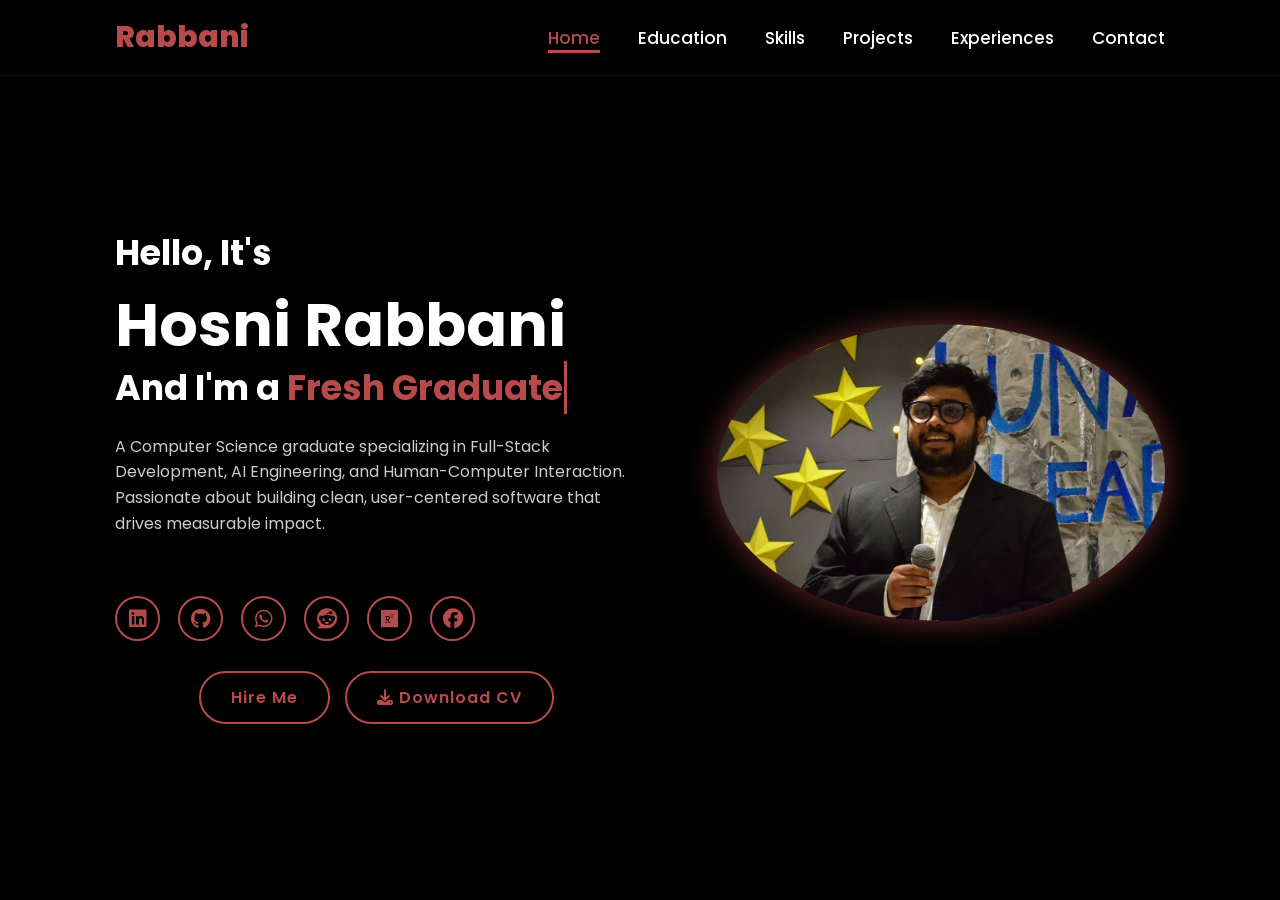
<file: index.html>
<!DOCTYPE html>
<html lang="en">
<head>
    <meta charset="UTF-8">
    <meta name="viewport" content="width=device-width, initial-scale=1.0">
    <link rel="stylesheet" href="https://cdnjs.cloudflare.com/ajax/libs/font-awesome/6.5.2/css/all.min.css">
    <title>Home | Hosni Rabbani</title>
    <link rel="stylesheet" href="style.css">
</head>
<body>
    <header>
        <a href="index.html" class="logo">Rabbani</a>
        <div class="fas fa-bars" id="menu-icon"></div>
        <nav>
            <a href="index.html" class="active">Home</a>
            <a href="education.html">Education</a>
            <a href="skills.html">Skills</a>
            <a href="projects.html">Projects</a>
            <a href="experiences.html">Experiences</a>
            <a href="contact.html">Contact</a>
        </nav>
    </header>

    <section class="home">
        <div class="home-content">
            <h3>Hello, It's</h3>
            <h1>Hosni <span>Rabbani</span></h1>
            <h3 class="typing-text">And I'm a <span></span></h3>
            <p>A Computer Science graduate specializing in Full-Stack Development, AI Engineering, and Human-Computer Interaction. Passionate about building clean, user-centered software that drives measurable impact.</p>
            <div class="social-icons">
                <a href="https://www.linkedin.com/in/hosni-rabbani-4487a5440/" target="_blank"><i class="fa-brands fa-linkedin"></i></a>
                <a href="https://github.com/Rabbanihosni10" target="_blank"><i class="fa-brands fa-github"></i></a>
                <a href="https://wa.me/8801732268241" target="_blank"><i class="fa-brands fa-whatsapp"></i></a>
                <a href="https://www.reddit.com/user/code_breaker_2002/" target="_blank"><i class="fa-brands fa-reddit"></i></a>
                <a href="https://www.researchgate.net/profile/Hosni-Rabbani" target="_blank"><i class="fa-brands fa-researchgate"></i></a>
                <a href="https://www.facebook.com/robboni20021002" target="_blank"><i class="fa-brands fa-facebook"></i></a>
            </div>
            <div style="display: flex; justify-content: center; gap: 1.5rem; flex-wrap: wrap;">
                <a href="contact.html" class="btn">Hire Me</a>
                <a href="./CV_of_Hosni Rabbani(final).docx.pdf" download="CV_of_Hosni Rabbani(final).docx.pdf" class="btn">
                    <i class="fa-solid fa-download"></i> Download CV</a>
            </div>
        </div>
        <div class="home-img">
            <img src="./Hosni Rabbani.jpeg" alt="Hosni Rabbani">
        </div>
    </section>
    <script src="script.js"></script>
</body>
</html>
</file>
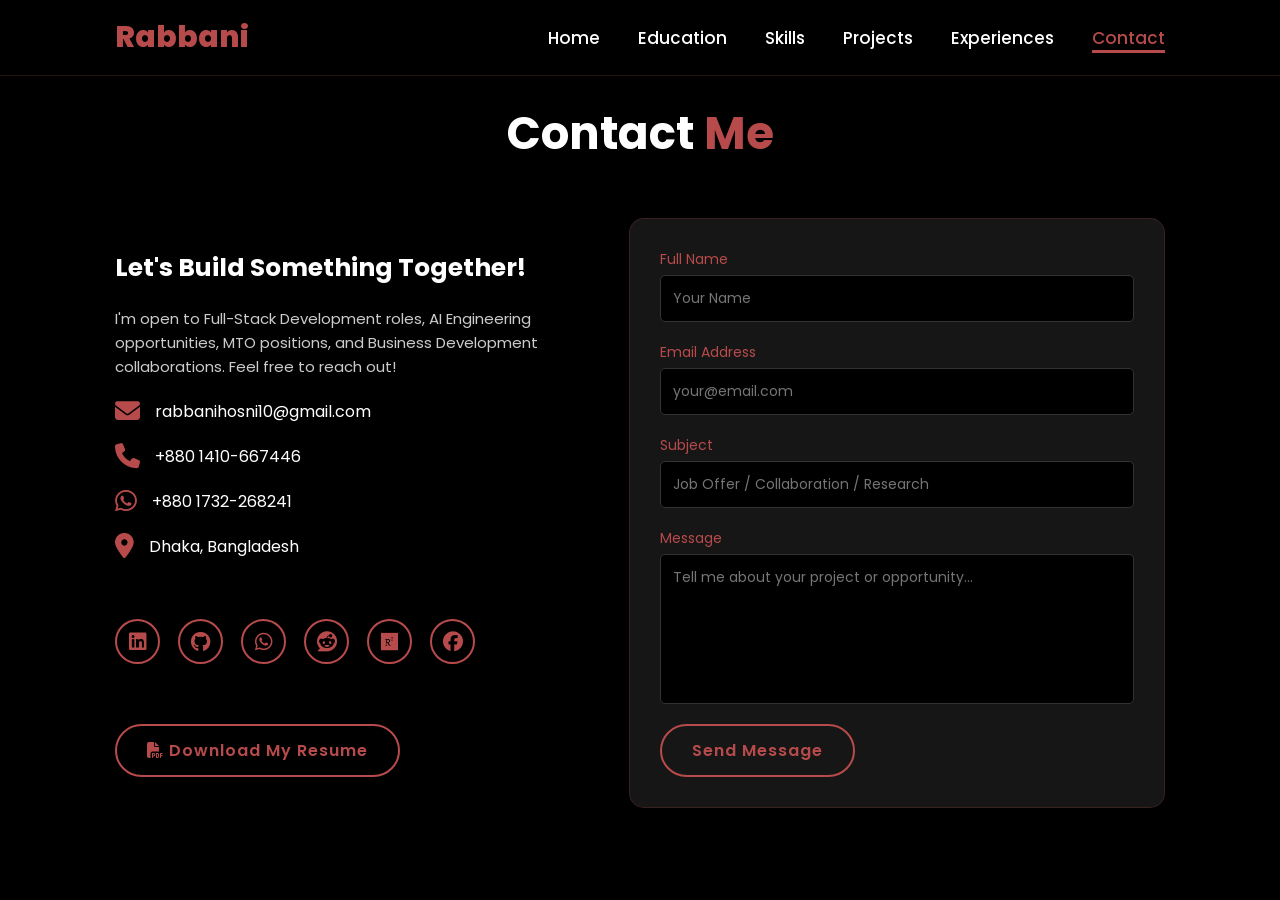
<file: contact.html>
<!DOCTYPE html>
<html lang="en">
<head>
    <meta charset="UTF-8">
    <meta name="viewport" content="width=device-width, initial-scale=1.0">
    <link rel="stylesheet" href="https://cdnjs.cloudflare.com/ajax/libs/font-awesome/6.5.2/css/all.min.css">
    <title>Contact | Hosni Rabbani</title>
    <link rel="stylesheet" href="style.css">
</head>
<body>
    <header>
        <a href="index.html" class="logo">Rabbani</a>
        <div class="fas fa-bars" id="menu-icon"></div>
        <nav>
            <a href="index.html">Home</a>
            <a href="education.html">Education</a>
            <a href="skills.html">Skills</a>
            <a href="projects.html">Projects</a>
            <a href="experiences.html">Experiences</a>
            <a href="contact.html" class="active">Contact</a>
        </nav>
    </header>

    <section class="contact">
        <h2 class="section-title">Contact <span>Me</span></h2>
        <div class="contact-container">
            <div class="contact-info reveal-on-scroll">
                <h3>Let's Build Something Together!</h3>
                <p>I'm open to Full-Stack Development roles, AI Engineering opportunities, MTO positions, and Business Development collaborations. Feel free to reach out!</p>
                
                <div class="contact-item">
                    <i class="fas fa-envelope"></i>
                    <span>rabbanihosni10@gmail.com</span>
                </div>
                <div class="contact-item">
                    <i class="fas fa-phone"></i>
                    <span>+880 1410-667446</span>
                </div>
                <div class="contact-item">
                    <i class="fa-brands fa-whatsapp"></i>
                    <span>+880 1732-268241</span>
                </div>
                <div class="contact-item">
                    <i class="fas fa-map-marker-alt"></i>
                    <span>Dhaka, Bangladesh</span>
                </div>

                <!-- EXACT SOCIALS MATCHING INDEX.HTML -->
                <div class="social-icons" style="margin-top: 3rem;">
                    <a href="https://www.linkedin.com/in/hosni-rabbani-4487a5440/" target="_blank"><i class="fa-brands fa-linkedin"></i></a>
                    <a href="https://github.com/Rabbanihosni10" target="_blank"><i class="fa-brands fa-github"></i></a>
                    <a href="https://wa.me/8801732268241" target="_blank"><i class="fa-brands fa-whatsapp"></i></a>
                    <a href="https://www.reddit.com/user/code_breaker_2002/" target="_blank"><i class="fa-brands fa-reddit"></i></a>
                    <a href="https://www.researchgate.net/profile/Hosni-Rabbani" target="_blank"><i class="fa-brands fa-researchgate"></i></a>
                    <a href="https://www.facebook.com/robboni20021002" target="_blank"><i class="fa-brands fa-facebook"></i></a>
                </div>
                <div style="margin-top: 3rem;">
                    <a href="./Hosni_Rabbani_CV.pdf" download="Hosni_Rabbani_CV.pdf" class="btn">
                        <i class="fa-solid fa-file-pdf"></i> Download My Resume
                    </a>
                </div>
            </div>

            <form class="contact-form reveal-on-scroll">
                <div class="input-box">
                    <label>Full Name</label>
                    <input type="text" placeholder="Your Name" required>
                </div>
                <div class="input-box">
                    <label>Email Address</label>
                    <input type="email" placeholder="your@email.com" required>
                </div>
                <div class="input-box">
                    <label>Subject</label>
                    <input type="text" placeholder="Job Offer / Collaboration / Research">
                </div>
                <div class="input-box">
                    <label>Message</label>
                    <textarea placeholder="Tell me about your project or opportunity..." required></textarea>
                </div>
                <button type="submit" class="btn">Send Message</button>
            </form>
        </div>
    </section>
    <script src="script.js"></script>
</body>
</html>
</file>
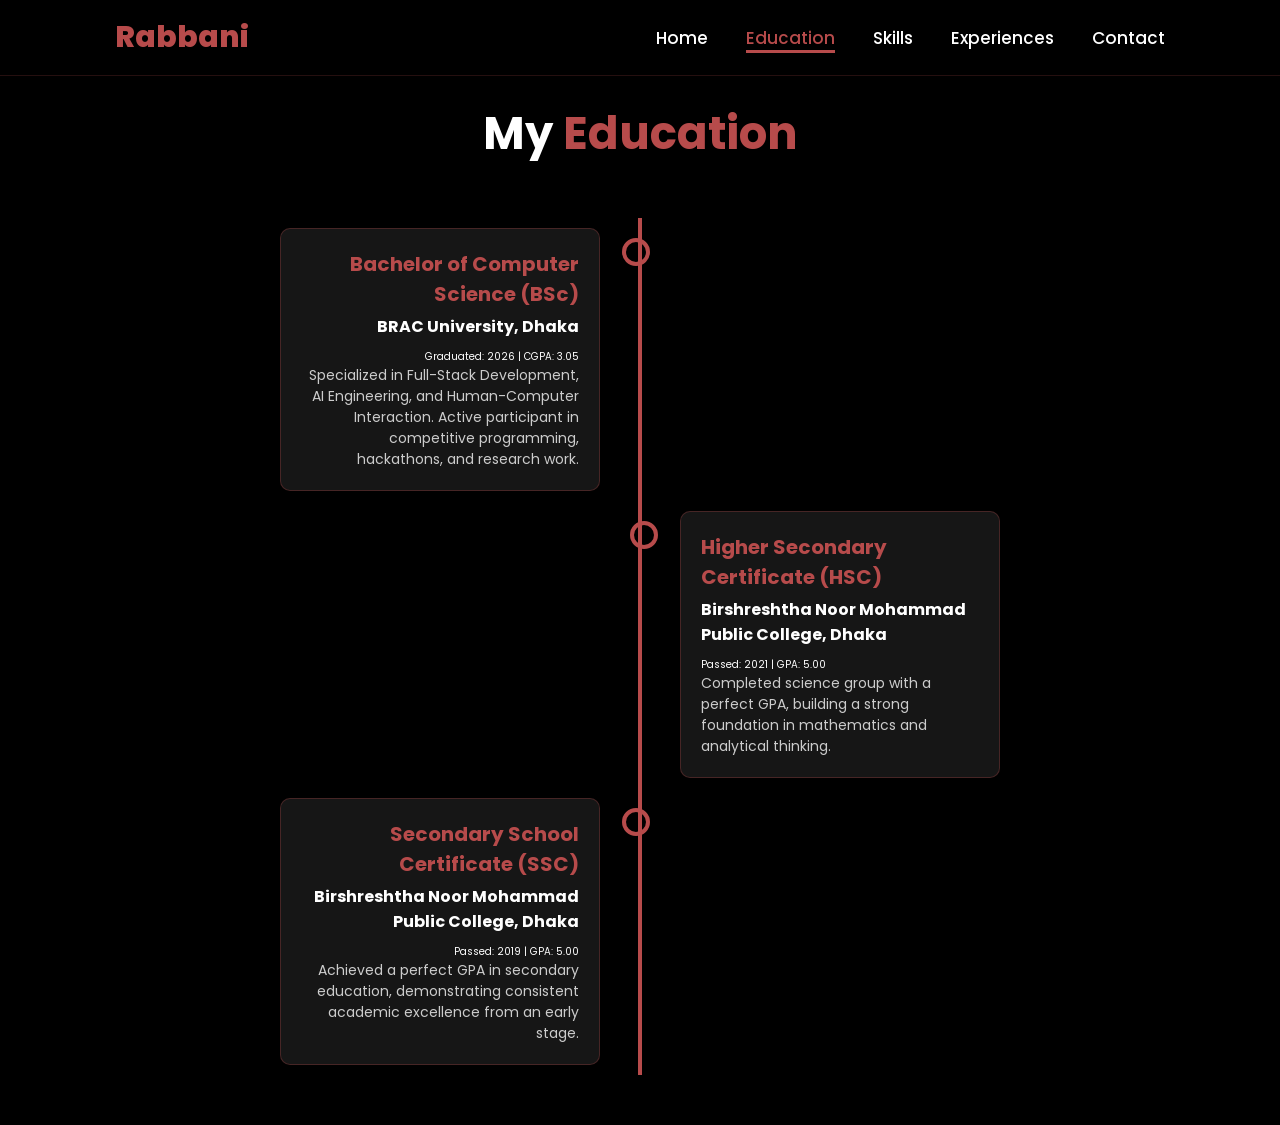
<file: education.html>
<!DOCTYPE html>
<html lang="en">
<head>
    <meta charset="UTF-8">
    <meta name="viewport" content="width=device-width, initial-scale=1.0">
    <link rel="stylesheet" href="https://cdnjs.cloudflare.com/ajax/libs/font-awesome/6.5.2/css/all.min.css">
    <title>Education | Hosni Rabbani</title>
    <link rel="stylesheet" href="style.css">
</head>
<body>
    <header>
        <a href="index.html" class="logo">Rabbani</a>
        <div class="fas fa-bars" id="menu-icon"></div>
        <nav>
            <a href="index.html">Home</a>
            <a href="education.html" class="active">Education</a>
            <a href="skills.html">Skills</a>
            <a href="experiences.html">Experiences</a>
            <a href="contact.html">Contact</a>
        </nav>
    </header>

    <section class="education">
        <h2 class="section-title">My <span>Education</span></h2>
        <div class="timeline">
            <div class="timeline-item left reveal-on-scroll">
                <div class="timeline-content">
                    <h3>Bachelor of Computer Science (BSc)</h3>
                    <h4>BRAC University, Dhaka</h4>
                    <span class="date">Graduated: 2026 | CGPA: 3.05</span>
                    <p>Specialized in Full-Stack Development, AI Engineering, and Human-Computer Interaction. Active participant in competitive programming, hackathons, and research work.</p>
                </div>
            </div>
            <div class="timeline-item right reveal-on-scroll">
                <div class="timeline-content">
                    <h3>Higher Secondary Certificate (HSC)</h3>
                    <h4>Birshreshtha Noor Mohammad Public College, Dhaka</h4>
                    <span class="date">Passed: 2021 | GPA: 5.00</span>
                    <p>Completed science group with a perfect GPA, building a strong foundation in mathematics and analytical thinking.</p>
                </div>
            </div>
            <div class="timeline-item left reveal-on-scroll">
                <div class="timeline-content">
                    <h3>Secondary School Certificate (SSC)</h3>
                    <h4>Birshreshtha Noor Mohammad Public College, Dhaka</h4>
                    <span class="date">Passed: 2019 | GPA: 5.00</span>
                    <p>Achieved a perfect GPA in secondary education, demonstrating consistent academic excellence from an early stage.</p>
                </div>
            </div>
        </div>
    </section>
    <script src="script.js"></script>
</body>
</html>
</file>
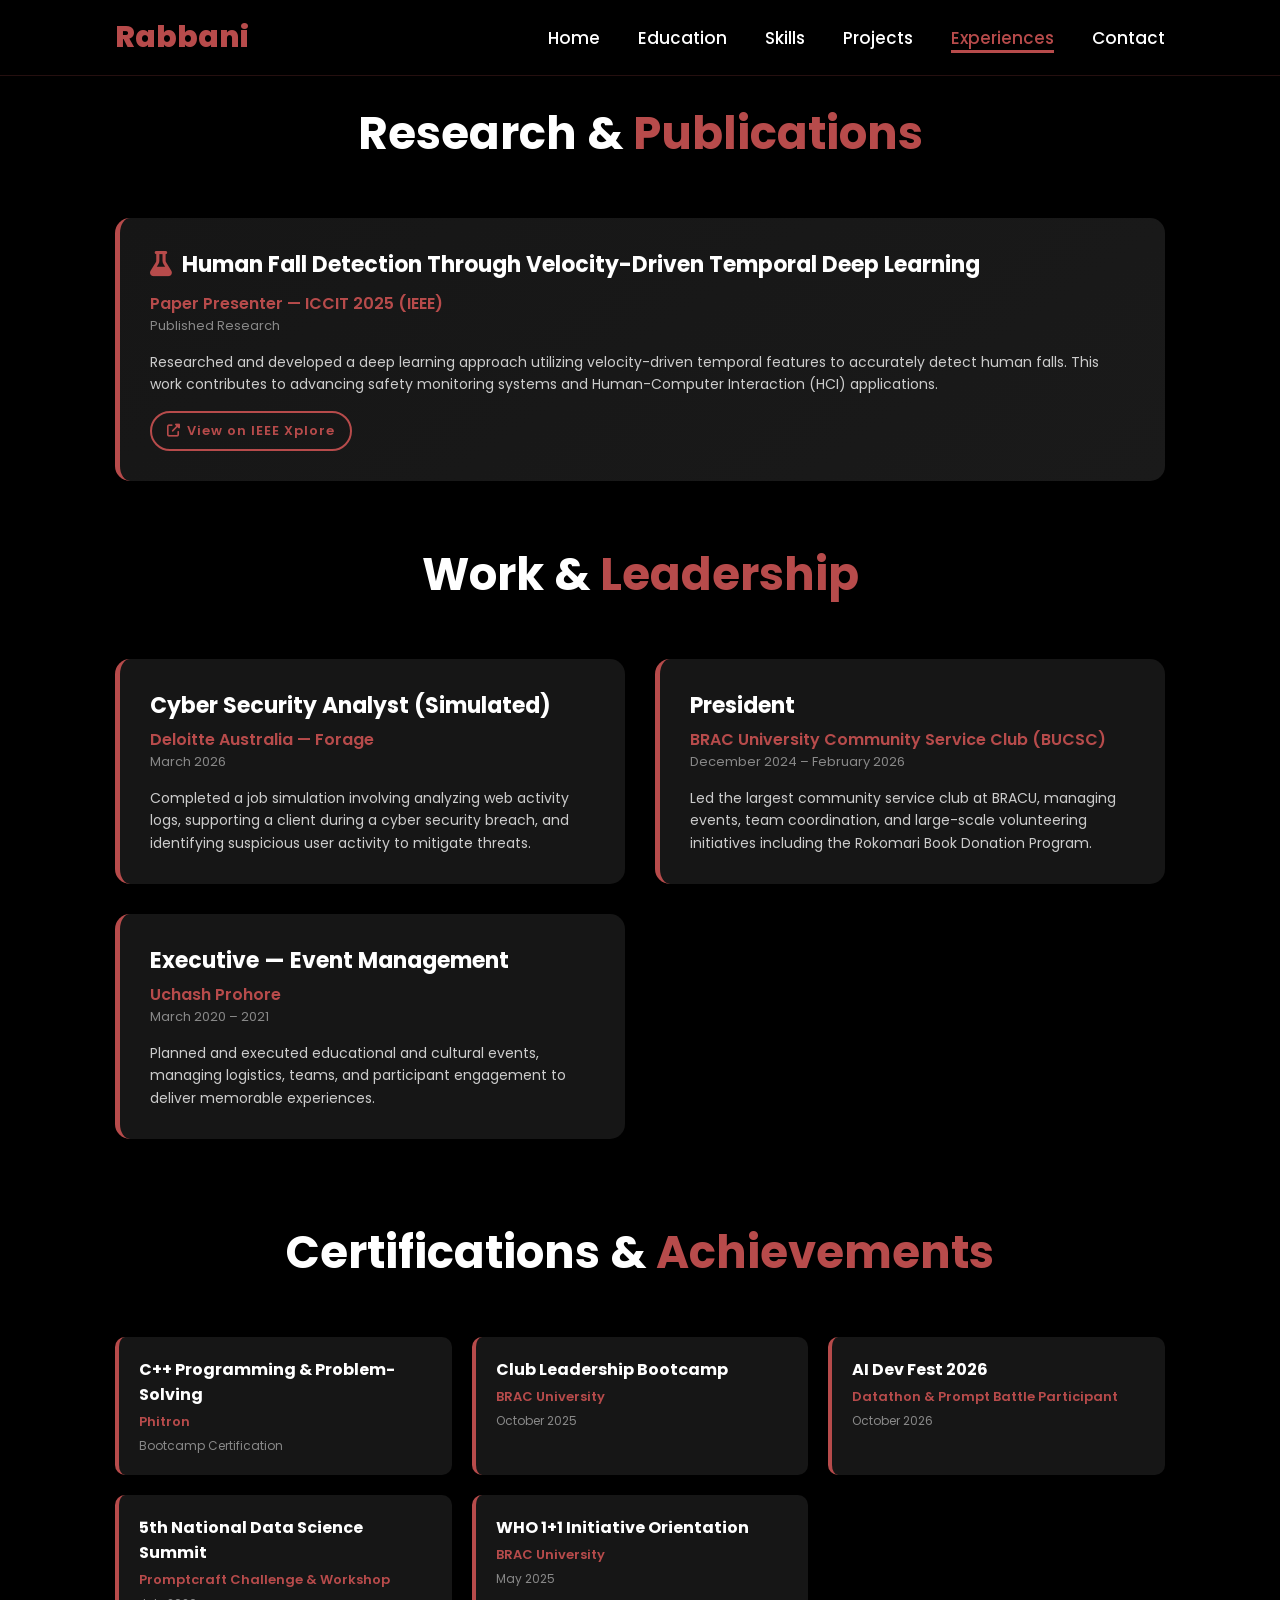
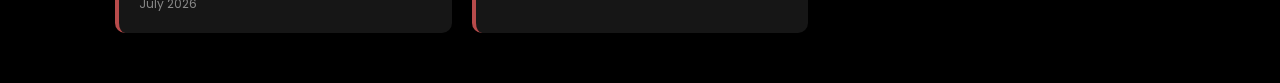
<file: experiences.html>
<!DOCTYPE html>
<html lang="en">
<head>
    <meta charset="UTF-8">
    <meta name="viewport" content="width=device-width, initial-scale=1.0">
    <link rel="stylesheet" href="https://cdnjs.cloudflare.com/ajax/libs/font-awesome/6.5.2/css/all.min.css">
    <title>Experiences & Research | Hosni Rabbani</title>
    <link rel="stylesheet" href="style.css">
</head>
<body>
    <header>
        <a href="index.html" class="logo">Rabbani</a>
        <div class="fas fa-bars" id="menu-icon"></div>
        <nav>
            <a href="index.html">Home</a>
            <a href="education.html">Education</a>
            <a href="skills.html">Skills</a>
            <a href="projects.html">Projects</a>
            <a href="experiences.html" class="active">Experiences</a>
            <a href="contact.html">Contact</a>
        </nav>
    </header>

    <section class="experiences">
        <!-- 🌟 DEDICATED RESEARCH SECTION (Added for maximum visibility) -->
        <h2 class="section-title">Research & <span>Publications</span></h2>
        <div class="experience-grid" style="margin-bottom: 6rem;">
            <div class="exp-card reveal-on-scroll" style="border-left-color: #b74b4b; background: linear-gradient(145deg, #161616, #1a1a1a);">
                <div style="display: flex; align-items: center; gap: 1rem; margin-bottom: 1rem;">
                    <i class="fa-solid fa-flask" style="font-size: 2.5rem; color: #b74b4b;"></i>
                    <h3 style="margin: 0;">Human Fall Detection Through Velocity-Driven Temporal Deep Learning</h3>
                </div>
                <span class="role">Paper Presenter — ICCIT 2025 (IEEE)</span>
                <span class="date">Published Research</span>
                <p style="margin-top: 1rem;">Researched and developed a deep learning approach utilizing velocity-driven temporal features to accurately detect human falls. This work contributes to advancing safety monitoring systems and Human-Computer Interaction (HCI) applications.</p>
                <div style="margin-top: 1.5rem;">
                    <a href="https://ieeexplore.ieee.org/abstract/document/11491387" target="_blank" class="btn" style="padding: 0.8rem 1.5rem; font-size: 1.3rem; display: inline-flex; align-items: center; gap: 0.6rem;">
                        <i class="fa-solid fa-up-right-from-square"></i> View on IEEE Xplore
                    </a>
                </div>
            </div>
        </div>

        <h2 class="section-title">Work & <span>Leadership</span></h2>
        <div class="experience-grid">
            <div class="exp-card reveal-on-scroll">
                <h3>Cyber Security Analyst (Simulated)</h3>
                <span class="role">Deloitte Australia — Forage</span>
                <span class="date">March 2026</span>
                <p>Completed a job simulation involving analyzing web activity logs, supporting a client during a cyber security breach, and identifying suspicious user activity to mitigate threats.</p>
            </div>
            <div class="exp-card reveal-on-scroll">
                <h3>President</h3>
                <span class="role">BRAC University Community Service Club (BUCSC)</span>
                <span class="date">December 2024 – February 2026</span>
                <p>Led the largest community service club at BRACU, managing events, team coordination, and large-scale volunteering initiatives including the Rokomari Book Donation Program.</p>
            </div>
            <div class="exp-card reveal-on-scroll">
                <h3>Executive — Event Management</h3>
                <span class="role">Uchash Prohore</span>
                <span class="date">March 2020 – 2021</span>
                <p>Planned and executed educational and cultural events, managing logistics, teams, and participant engagement to deliver memorable experiences.</p>
            </div>
        </div>

        <h2 class="section-title" style="margin-top: 8rem;">Certifications & <span>Achievements</span></h2>
        <div class="cert-grid">
            <div class="cert-card reveal-on-scroll">
                <h4>C++ Programming & Problem-Solving</h4>
                <div class="issuer">Phitron</div>
                <div class="date">Bootcamp Certification</div>
            </div>
            <div class="cert-card reveal-on-scroll">
                <h4>Club Leadership Bootcamp</h4>
                <div class="issuer">BRAC University</div>
                <div class="date">October 2025</div>
            </div>
            <div class="cert-card reveal-on-scroll">
                <h4>AI Dev Fest 2026</h4>
                <div class="issuer">Datathon & Prompt Battle Participant</div>
                <div class="date">October 2026</div>
            </div>
            <div class="cert-card reveal-on-scroll">
                <h4>5th National Data Science Summit</h4>
                <div class="issuer">Promptcraft Challenge & Workshop</div>
                <div class="date">July 2026</div>
            </div>
            <div class="cert-card reveal-on-scroll">
                <h4>WHO 1+1 Initiative Orientation</h4>
                <div class="issuer">BRAC University</div>
                <div class="date">May 2025</div>
            </div>
        </div>
    </section>
    <script src="script.js"></script>
</body>
</html>
</file>
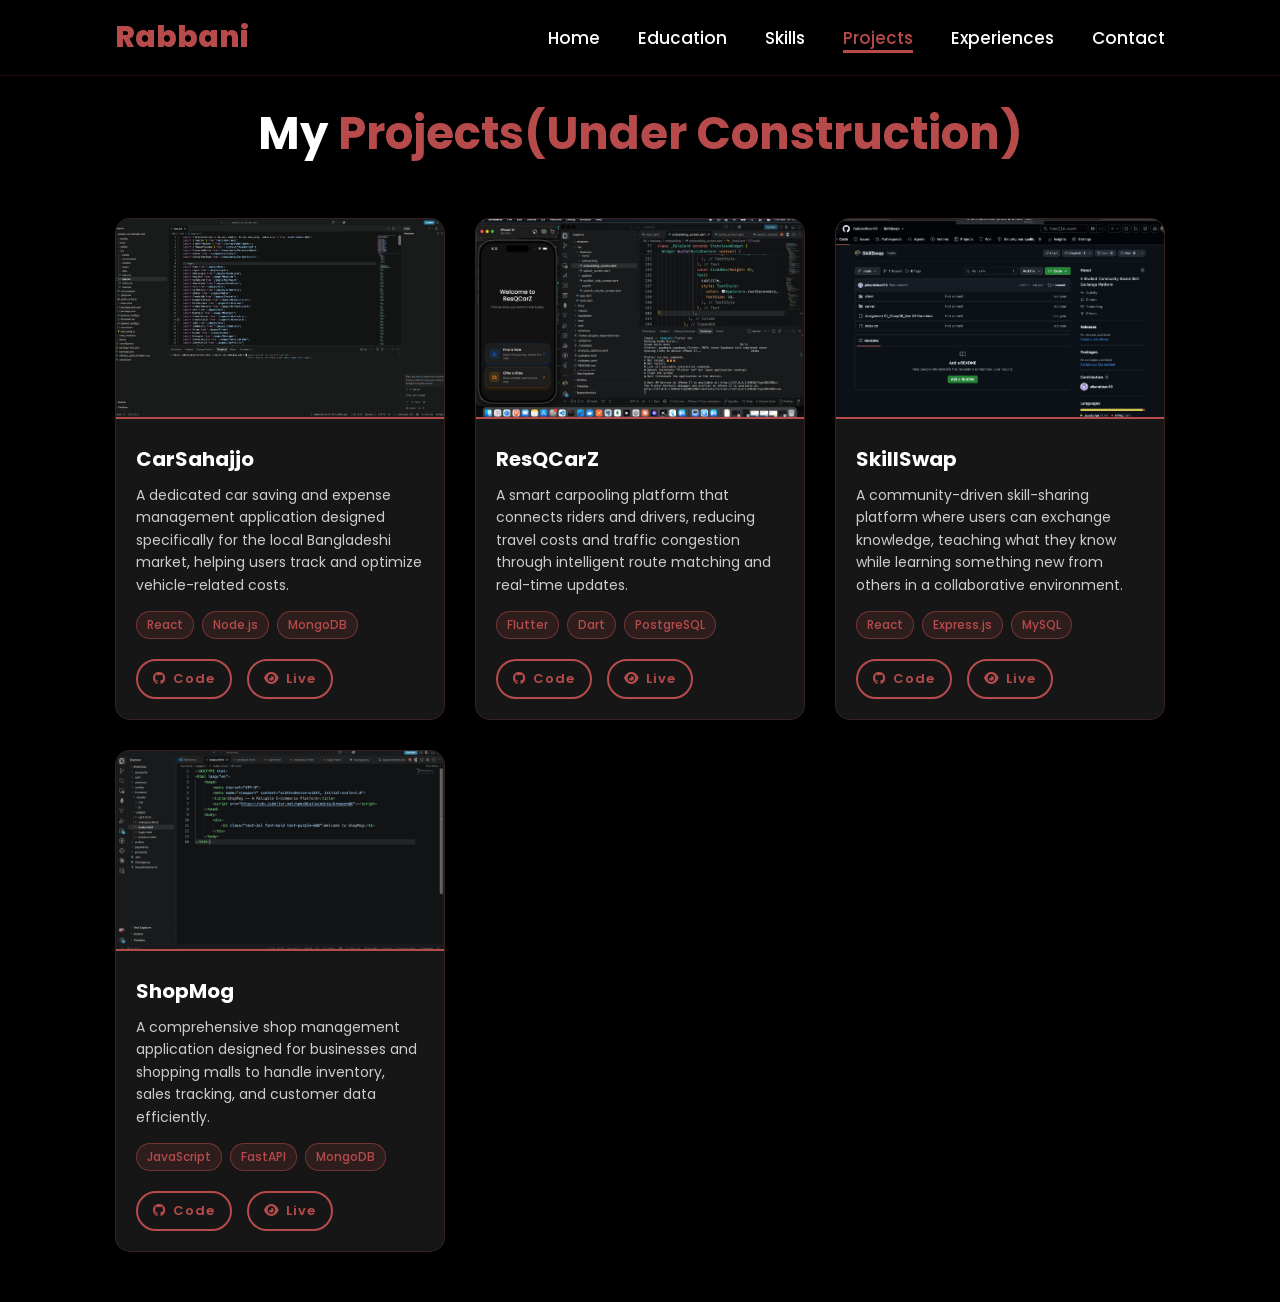
<file: projects.html>
<!DOCTYPE html>
<html lang="en">
<head>
    <meta charset="UTF-8">
    <meta name="viewport" content="width=device-width, initial-scale=1.0">
    <link rel="stylesheet" href="https://cdnjs.cloudflare.com/ajax/libs/font-awesome/6.5.2/css/all.min.css">
    <title>Projects | Hosni Rabbani</title>
    <link rel="stylesheet" href="style.css">
</head>
<body>
    <header>
        <a href="index.html" class="logo">Rabbani</a>
        <div class="fas fa-bars" id="menu-icon"></div>
        <nav>
            <a href="index.html">Home</a>
            <a href="education.html">Education</a>
            <a href="skills.html">Skills</a>
            <a href="projects.html" class="active">Projects</a>
            <a href="experiences.html">Experiences</a>
            <a href="contact.html">Contact</a>
        </nav>
    </header>

    <section class="projects">
        <h2 class="section-title">My <span>Projects(Under Construction)</span></h2>
        <div class="projects-grid">
            
            <!-- Project 1 -->
            <div class="project-card reveal-on-scroll">
                <img src="./carSahajjo.png" alt="CarSahajjo"> <!-- Replace with actual screenshot -->
                <div class="project-content">
                    <h3>CarSahajjo</h3>
                    <p>A dedicated car saving and expense management application designed specifically for the local Bangladeshi market, helping users track and optimize vehicle-related costs.</p>
                    <div class="tech-tags">
                        <span>React</span><span>Node.js</span><span>MongoDB</span>
                    </div>
                    <div class="project-links">
                        <a href="https://github.com/Rabbanihosni10/project_car_Sahajjo_web" target="_blank" class="btn"><i class="fa-brands fa-github"></i> Code</a>
                        <a href="#" target="_blank" class="btn"><i class="fa-solid fa-eye"></i> Live</a>
                    </div>
                </div>
            </div>

            <!-- Project 2 -->
            <div class="project-card reveal-on-scroll">
                <img src="./resq.jpeg" alt="ResQCarZ">
                <div class="project-content">
                    <h3>ResQCarZ</h3>
                    <p>A smart carpooling platform that connects riders and drivers, reducing travel costs and traffic congestion through intelligent route matching and real-time updates.</p>
                    <div class="tech-tags">
                        <span>Flutter</span><span>Dart</span><span>PostgreSQL</span>
                    </div>
                    <div class="project-links">
                        <a href="https://github.com/Rabbanihosni10/my-first-website" target="_blank" class="btn"><i class="fa-brands fa-github"></i> Code</a>
                        <a href="#" target="_blank" class="btn"><i class="fa-solid fa-eye"></i> Live</a>
                    </div>
                </div>
            </div>

            <!-- Project 3 -->
            <div class="project-card reveal-on-scroll">
                <img src="./skillSwap.jpeg" alt="SkillSwap">
                <div class="project-content">
                    <h3>SkillSwap</h3>
                    <p>A community-driven skill-sharing platform where users can exchange knowledge, teaching what they know while learning something new from others in a collaborative environment.</p>
                    <div class="tech-tags">
                        <span>React</span><span>Express.js</span><span>MySQL</span>
                    </div>
                    <div class="project-links">
                        <a href="https://github.com/Rabbanihosni10/SkillSwap" target="_blank" class="btn"><i class="fa-brands fa-github"></i> Code</a>
                        <a href="#" target="_blank" class="btn"><i class="fa-solid fa-eye"></i> Live</a>
                    </div>
                </div>
            </div>

            <!-- Project 4 -->
            <div class="project-card reveal-on-scroll">
                <img src="./shopmog.jpeg" alt="ShopMog">
                <div class="project-content">
                    <h3>ShopMog</h3>
                    <p>A comprehensive shop management application designed for businesses and shopping malls to handle inventory, sales tracking, and customer data efficiently.</p>
                    <div class="tech-tags">
                        <span>JavaScript</span><span>FastAPI</span><span>MongoDB</span>
                    </div>
                    <div class="project-links">
                        <a href="https://github.com/Rabbanihosni10/Sunglass_hut" target="_blank" class="btn"><i class="fa-brands fa-github"></i> Code</a>
                        <a href="#" target="_blank" class="btn"><i class="fa-solid fa-eye"></i> Live</a>
                    </div>
                </div>
            </div>

        </div>
    </section>
    <script src="script.js"></script>
</body>
</html>
</file>
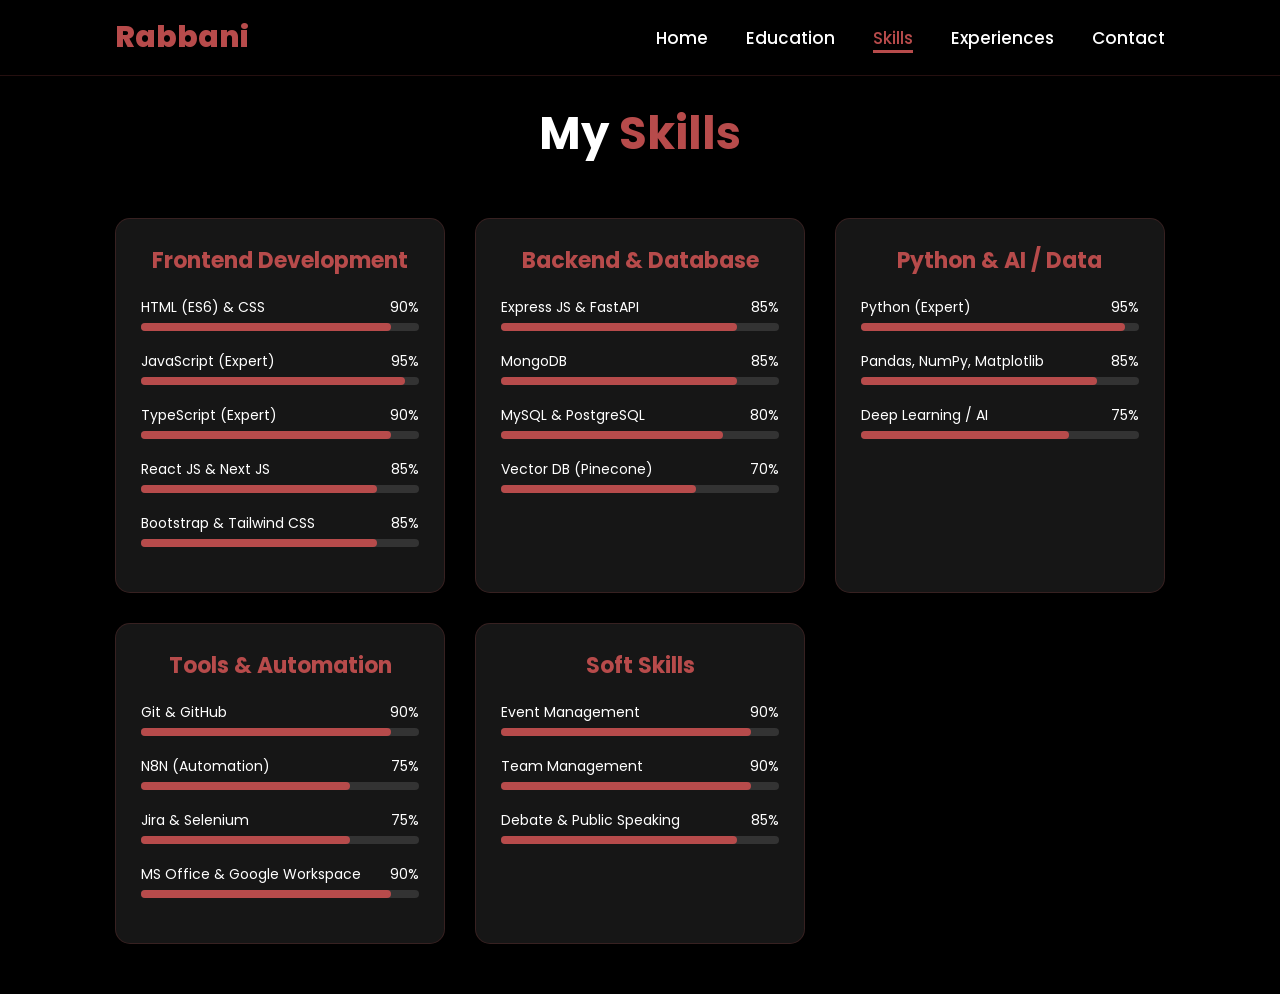
<file: skills.html>
<!DOCTYPE html>
<html lang="en">
<head>
    <meta charset="UTF-8">
    <meta name="viewport" content="width=device-width, initial-scale=1.0">
    <link rel="stylesheet" href="https://cdnjs.cloudflare.com/ajax/libs/font-awesome/6.5.2/css/all.min.css">
    <title>Skills | Hosni Rabbani</title>
    <link rel="stylesheet" href="style.css">
</head>
<body>
    <header>
        <a href="index.html" class="logo">Rabbani</a>
        <div class="fas fa-bars" id="menu-icon"></div>
        <nav>
            <a href="index.html">Home</a>
            <a href="education.html">Education</a>
            <a href="skills.html" class="active">Skills</a>
            <a href="experiences.html">Experiences</a>
            <a href="contact.html">Contact</a>
        </nav>
    </header>

    <section class="skills">
        <h2 class="section-title">My <span>Skills</span></h2>
        <div class="skills-container">
            <div class="skill-box reveal-on-scroll">
                <h3>Frontend Development</h3>
                <div class="skill-bar">
                    <div class="skill-info"><span>HTML (ES6) & CSS</span><span>90%</span></div>
                    <div class="progress-line"><span style="width: 90%"></span></div>
                </div>
                <div class="skill-bar">
                    <div class="skill-info"><span>JavaScript (Expert)</span><span>95%</span></div>
                    <div class="progress-line"><span style="width: 95%"></span></div>
                </div>
                <div class="skill-bar">
                    <div class="skill-info"><span>TypeScript (Expert)</span><span>90%</span></div>
                    <div class="progress-line"><span style="width: 90%"></span></div>
                </div>
                <div class="skill-bar">
                    <div class="skill-info"><span>React JS & Next JS</span><span>85%</span></div>
                    <div class="progress-line"><span style="width: 85%"></span></div>
                </div>
                <div class="skill-bar">
                    <div class="skill-info"><span>Bootstrap & Tailwind CSS</span><span>85%</span></div>
                    <div class="progress-line"><span style="width: 85%"></span></div>
                </div>
            </div>

            <div class="skill-box reveal-on-scroll">
                <h3>Backend & Database</h3>
                <div class="skill-bar">
                    <div class="skill-info"><span>Express JS & FastAPI</span><span>85%</span></div>
                    <div class="progress-line"><span style="width: 85%"></span></div>
                </div>
                <div class="skill-bar">
                    <div class="skill-info"><span>MongoDB</span><span>85%</span></div>
                    <div class="progress-line"><span style="width: 85%"></span></div>
                </div>
                <div class="skill-bar">
                    <div class="skill-info"><span>MySQL & PostgreSQL</span><span>80%</span></div>
                    <div class="progress-line"><span style="width: 80%"></span></div>
                </div>
                <div class="skill-bar">
                    <div class="skill-info"><span>Vector DB (Pinecone)</span><span>70%</span></div>
                    <div class="progress-line"><span style="width: 70%"></span></div>
                </div>
            </div>

            <div class="skill-box reveal-on-scroll">
                <h3>Python & AI / Data</h3>
                <div class="skill-bar">
                    <div class="skill-info"><span>Python (Expert)</span><span>95%</span></div>
                    <div class="progress-line"><span style="width: 95%"></span></div>
                </div>
                <div class="skill-bar">
                    <div class="skill-info"><span>Pandas, NumPy, Matplotlib</span><span>85%</span></div>
                    <div class="progress-line"><span style="width: 85%"></span></div>
                </div>
                <div class="skill-bar">
                    <div class="skill-info"><span>Deep Learning / AI</span><span>75%</span></div>
                    <div class="progress-line"><span style="width: 75%"></span></div>
                </div>
            </div>

            <div class="skill-box reveal-on-scroll">
                <h3>Tools & Automation</h3>
                <div class="skill-bar">
                    <div class="skill-info"><span>Git & GitHub</span><span>90%</span></div>
                    <div class="progress-line"><span style="width: 90%"></span></div>
                </div>
                <div class="skill-bar">
                    <div class="skill-info"><span>N8N (Automation)</span><span>75%</span></div>
                    <div class="progress-line"><span style="width: 75%"></span></div>
                </div>
                <div class="skill-bar">
                    <div class="skill-info"><span>Jira & Selenium</span><span>75%</span></div>
                    <div class="progress-line"><span style="width: 75%"></span></div>
                </div>
                <div class="skill-bar">
                    <div class="skill-info"><span>MS Office & Google Workspace</span><span>90%</span></div>
                    <div class="progress-line"><span style="width: 90%"></span></div>
                </div>
            </div>

            <div class="skill-box reveal-on-scroll">
                <h3>Soft Skills</h3>
                <div class="skill-bar">
                    <div class="skill-info"><span>Event Management</span><span>90%</span></div>
                    <div class="progress-line"><span style="width: 90%"></span></div>
                </div>
                <div class="skill-bar">
                    <div class="skill-info"><span>Team Management</span><span>90%</span></div>
                    <div class="progress-line"><span style="width: 90%"></span></div>
                </div>
                <div class="skill-bar">
                    <div class="skill-info"><span>Debate & Public Speaking</span><span>85%</span></div>
                    <div class="progress-line"><span style="width: 85%"></span></div>
                </div>
            </div>
        </div>
    </section>
    <script src="script.js"></script>
</body>
</html>
</file>
<file: style.css>
@import url("https://fonts.googleapis.com/css2?family=Poppins:wght@100;200;300;400;500;600;700;800&display=swap");

* {
    margin: 0;
    padding: 0;
    box-sizing: border-box;
    text-decoration: none;
    border: none;
    outline: none;
    font-family: 'Poppins', sans-serif; /* Fixed typo */
}

html {
    font-size: 62.5%;
    scroll-behavior: smooth;
}

body {
    width: 100%;
    min-height: 100vh;
    overflow-x: hidden;
    background-color: #000000;
    color: #ffffff;
}

/* --- Header & Nav --- */
header {
    position: fixed;
    top: 0;
    left: 0;
    width: 100%;
    padding: 1.5rem 9%;
    background-color: rgba(0, 0, 0, 0.8);
    backdrop-filter: blur(10px);
    display: flex;
    justify-content: space-between;
    align-items: center;
    z-index: 1000;
    border-bottom: 1px solid rgba(183, 75, 75, 0.2);
}

.logo {
    font-size: 3rem;
    color: #b74b4b;
    font-weight: 800;
    cursor: pointer;
    transition: transform 0.3s ease;
}

.logo:hover {
    transform: scale(1.1);
}

nav a {
    font-size: 1.7rem;
    color: #ffffff;
    margin-left: 3.5rem;
    font-weight: 500;
    transition: all 0.3s ease;
    border-bottom: 3px solid transparent;
}

nav a:hover, nav a.active {
    color: #b74b4b;
    border-bottom: 3px solid #b74b4b;
}

#menu-icon {
    font-size: 3.6rem;
    color: #ffffff;
    display: none;
    cursor: pointer;
}

/* --- Global Section Styling --- */
section {
    min-height: 100vh;
    padding: 10rem 9% 5rem;
}

.section-title {
    font-size: 4.5rem;
    text-align: center;
    margin-bottom: 5rem;
    font-weight: 700;
}

.section-title span {
    color: #b74b4b;
}

/* --- Home Page Specifics --- */
.home {
    display: flex;
    justify-content: center;
    align-items: center;
    gap: 8rem;
}

.home-content h1 {
    font-size: 6rem;
    font-weight: 700;
    line-height: 1.2;
}

.home-content h3 {
    font-size: 3.5rem;
    margin-bottom: 1rem;
    font-weight: 700;
}

.home-content p {
    font-size: 1.6rem;
    margin: 2rem 0 3rem;
    line-height: 1.6;
    color: #cccccc;
}

.home-img img {
    width: 35vw;
    border-radius: 50%;
    box-shadow: 0 0 30px rgba(183, 75, 75, 0.6);
    cursor: pointer;
    transition: transform 0.3s ease, box-shadow 0.3s ease;
}

.home-img img:hover {
    transform: scale(1.05);
    box-shadow: 0 0 50px rgba(183, 75, 75, 0.9);
}

/* Typing Animation Fix */
.typing-text {
    font-size: 3.4rem;
    font-weight: 600;
    min-width: 280px;
}
.typing-text span {
    color: #b74b4b;
    position: relative;
    display: inline-block;
}
.typing-text span::before {
    content: "Fresh Graduate";
    animation: words 15s infinite;
}
.typing-text span::after {
    content: "";
    position: absolute;
    /* width: calc(100% + 8px); */
    width: 4px;
    height: 100%;
    background-color: #000000;
    border-left: 3px solid #b74b4b;
    right: -8px; /* Fixed missing px */
    animation: cursor 0.6s infinite;
}


/* --- Projects Page Styles --- */
.projects-grid {
    display: grid;
    grid-template-columns: repeat(auto-fit, minmax(320px, 1fr));
    gap: 3rem;
}

.project-card {
    background: #161616;
    border-radius: 1.5rem;
    overflow: hidden;
    border: 1px solid rgba(183, 75, 75, 0.2);
    transition: all 0.4s ease;
    opacity: 0;
    transform: translateY(30px);
}

.project-card.reveal {
    opacity: 1;
    transform: translateY(0);
}

.project-card:hover {
    transform: translateY(-10px);
    border-color: #b74b4b;
    box-shadow: 0 15px 35px rgba(183, 75, 75, 0.3);
}

.project-card img {
    width: 100%;
    height: 200px;
    object-fit: cover;
    border-bottom: 2px solid #b74b4b;
    transition: transform 0.4s ease;
}

.project-card:hover img {
    transform: scale(1.05);
}

.project-content {
    padding: 2rem;
}

.project-content h3 {
    font-size: 2rem;
    margin-bottom: 1rem;
    color: #ffffff;
}

.project-content p {
    font-size: 1.4rem;
    color: #cccccc;
    line-height: 1.6;
    margin-bottom: 1.5rem;
}

.tech-tags {
    display: flex;
    flex-wrap: wrap;
    gap: 0.8rem;
    margin-bottom: 2rem;
}

.tech-tags span {
    background: rgba(183, 75, 75, 0.15);
    color: #b74b4b;
    padding: 0.4rem 1rem;
    border-radius: 2rem;
    font-size: 1.2rem;
    font-weight: 500;
    border: 1px solid rgba(183, 75, 75, 0.5);
}

.project-links {
    display: flex;
    gap: 1.5rem;
}

.project-links .btn {
    padding: 0.8rem 1.5rem;
    font-size: 1.3rem;
    display: flex;
    align-items: center;
    gap: 0.6rem;
}

/* --- Certifications Styles (for Experience Page) --- */
.cert-grid {
    display: grid;
    grid-template-columns: repeat(auto-fit, minmax(300px, 1fr));
    gap: 2rem;
    margin-top: 3rem;
}

.cert-card {
    background: #161616;
    padding: 2rem;
    border-radius: 1rem;
    border-left: 4px solid #b74b4b;
    transition: all 0.3s ease;
    opacity: 0;
    transform: translateY(30px);
}

.cert-card.reveal {
    opacity: 1;
    transform: translateY(0);
}

.cert-card:hover {
    transform: translateX(5px);
    background: #1a1a1a;
    box-shadow: 0 5px 20px rgba(183, 75, 75, 0.2);
}

.cert-card h4 {
    font-size: 1.6rem;
    color: #ffffff;
    margin-bottom: 0.5rem;
}

.cert-card .issuer {
    font-size: 1.3rem;
    color: #b74b4b;
    margin-bottom: 0.5rem;
    font-weight: 600;
}

.cert-card .date {
    font-size: 1.2rem;
    color: #888888;
}

@keyframes cursor {
    to { border-left: 3px solid #000000; }
}

@keyframes words {
    0%, 20% { content: "Fresh Graduate"; }
    21%, 40% { content: "Developer"; }
    41%, 60% { content: "Aspiring App Developer"; }
    61%, 80% { content: "Aspiring Reseacher(HCI & Computer Vision"; }
    81%, 100% { content: "Tech Enthusiast"; }
}

/* --- Buttons & Socials --- */
.social-icons a {
    display: inline-flex;
    justify-content: center;
    align-items: center;
    width: 4.5rem;
    height: 4.5rem;
    background: transparent;
    border: 2px solid #b74b4b;
    border-radius: 50%;
    color: #b74b4b;
    font-size: 2rem;
    margin: 3rem 1.5rem 3rem 0;
    transition: all 0.3s ease;
}

.social-icons a:hover {
    color: #000000;
    transform: scale(1.2) translateY(-5px);
    background-color: #b74b4b;
    box-shadow: 0 0 20px #b74b4b;
}

.btn {
    display: inline-block;
    padding: 1.2rem 3rem;
    background-color: transparent;
    border-radius: 4rem;
    font-size: 1.6rem;
    color: #b74b4b;
    letter-spacing: 0.1rem;
    font-weight: 600;
    border: 2px solid #b74b4b;
    transition: all 0.3s ease;
    cursor: pointer;
}

.btn:hover {
    background-color: #b74b4b;
    color: #000000;
    box-shadow: 0 0 25px #b74b4b;
    transform: scale(1.05);
}

/* --- Education Page (Timeline) --- */
.timeline {
    position: relative;
    max-width: 800px;
    margin: 0 auto;
}
.timeline::after {
    content: '';
    position: absolute;
    width: 4px;
    background-color: #b74b4b;
    top: 0;
    bottom: 0;
    left: 50%;
    margin-left: -2px;
}
.timeline-item {
    padding: 10px 40px;
    position: relative;
    width: 50%;
    opacity: 0; /* For scroll animation */
    transform: translateY(30px);
    transition: all 0.6s ease;
}
.timeline-item.left { left: 0; text-align: right; }
.timeline-item.right { left: 50%; }
.timeline-item::after {
    content: '';
    position: absolute;
    width: 20px;
    height: 20px;
    right: -10px;
    background-color: #000;
    border: 4px solid #b74b4b;
    top: 20px;
    border-radius: 50%;
    z-index: 1;
}
.timeline-item.right::after { left: -10px; }
.timeline-content {
    padding: 2rem;
    background-color: #161616;
    border-radius: 1rem;
    border: 1px solid rgba(183, 75, 75, 0.3);
    transition: all 0.3s ease;
}
.timeline-content:hover {
    border-color: #b74b4b;
    box-shadow: 0 0 20px rgba(183, 75, 75, 0.3);
}
.timeline-content h3 { font-size: 2rem; color: #b74b4b; margin-bottom: 0.5rem; }
.timeline-content h4 { font-size: 1.6rem; margin-bottom: 1rem; }
.timeline-content p { font-size: 1.4rem; color: #ccc; line-height: 1.5; }

/* --- Skills Page --- */
.skills-container {
    display: grid;
    grid-template-columns: repeat(auto-fit, minmax(300px, 1fr));
    gap: 3rem;
}
.skill-box {
    background: #161616;
    padding: 2.5rem;
    border-radius: 1.5rem;
    border: 1px solid rgba(183, 75, 75, 0.2);
    transition: all 0.3s ease;
    opacity: 0;
    transform: translateY(30px);
}
.skill-box:hover {
    border-color: #b74b4b;
    transform: translateY(-5px);
    box-shadow: 0 10px 30px rgba(183, 75, 75, 0.2);
}
.skill-box h3 { font-size: 2.2rem; margin-bottom: 2rem; color: #b74b4b; text-align: center; }
.skill-bar { margin-bottom: 2rem; }
.skill-info {
    display: flex;
    justify-content: space-between;
    font-size: 1.4rem;
    margin-bottom: 0.5rem;
}
.progress-line {
    height: 8px;
    width: 100%;
    background: #333;
    border-radius: 10px;
    position: relative;
}
.progress-line span {
    display: block;
    height: 100%;
    background: #b74b4b;
    border-radius: 10px;
    width: 0; /* Animated via JS */
    transition: width 1.5s ease-in-out;
}

/* --- Experiences Page --- */
.experience-grid {
    display: grid;
    grid-template-columns: repeat(auto-fit, minmax(350px, 1fr));
    gap: 3rem;
}
.exp-card {
    background: #161616;
    padding: 3rem;
    border-radius: 1.5rem;
    border-left: 5px solid #b74b4b;
    transition: all 0.3s ease;
    opacity: 0;
    transform: translateY(30px);
}
.exp-card:hover {
    transform: translateY(-5px);
    box-shadow: 0 10px 30px rgba(183, 75, 75, 0.2);
}
.exp-card h3 { font-size: 2.2rem; margin-bottom: 0.5rem; }
.exp-card .role { font-size: 1.6rem; color: #b74b4b; margin-bottom: 0.5rem; font-weight: 600; }
.exp-card .date { font-size: 1.3rem; color: #888; margin-bottom: 1.5rem; display: block; }
.exp-card p { font-size: 1.4rem; color: #ccc; line-height: 1.6; }

/* --- Contact Page --- */
.contact-container {
    display: flex;
    justify-content: center;
    align-items: center;
    gap: 4rem;
    flex-wrap: wrap;
}
.contact-info {
    flex: 1;
    min-width: 300px;
}
.contact-info h3 { font-size: 2.5rem; margin-bottom: 2rem; }
.contact-info p { font-size: 1.5rem; color: #ccc; margin-bottom: 2rem; line-height: 1.6; }
.contact-item {
    display: flex;
    align-items: center;
    gap: 1.5rem;
    margin-bottom: 2rem;
    font-size: 1.6rem;
}
.contact-item i {
    font-size: 2.5rem;
    color: #b74b4b;
}
.contact-form {
    flex: 1;
    min-width: 300px;
    background: #161616;
    padding: 3rem;
    border-radius: 1.5rem;
    border: 1px solid rgba(183, 75, 75, 0.2);
}
.input-box {
    display: flex;
    flex-direction: column;
    margin-bottom: 2rem;
}
.input-box label {
    font-size: 1.4rem;
    margin-bottom: 0.5rem;
    color: #b74b4b;
}
.input-box input, .input-box textarea {
    background: #000;
    padding: 1.2rem;
    font-size: 1.4rem;
    color: #fff;
    border-radius: 0.5rem;
    border: 1px solid #333;
    transition: all 0.3s ease;
}
.input-box input:focus, .input-box textarea:focus {
    border-color: #b74b4b;
    box-shadow: 0 0 10px rgba(183, 75, 75, 0.3);
}
.input-box textarea { resize: none; height: 150px; }

/* --- Scroll Reveal Animation Class --- */
.reveal {
    opacity: 1 !important;
    transform: translateY(0) !important;
}

/* --- Responsive Design --- */
@media (max-width: 995px) {
    #menu-icon { display: block; }
    nav {
        position: absolute;
        top: 100%;
        left: 0;
        width: 100%;
        padding: 1rem 3%;
        background: #161616;
        border-top: 1px solid rgba(183, 75, 75, 0.2);
        display: none;
        flex-direction: column;
    }
    nav.active { display: flex; }
    nav a {
        display: block;
        font-size: 2rem;
        margin: 2rem 0;
        text-align: center;
    }
    .home { flex-direction: column-reverse; gap: 4rem; margin-top: 5rem; }
    .home-img img { width: 70vw; }
    .home-content { text-align: center; }
    .home-content h1 { font-size: 4.5rem; }
    .home-content h3 { font-size: 2.5rem; }
    
    .timeline::after { left: 31px; }
    .timeline-item { width: 100%; padding-left: 70px; padding-right: 25px; }
    .timeline-item.left, .timeline-item.right { left: 0; text-align: left; }
    .timeline-item::after { left: 21px; }
}
</file>
